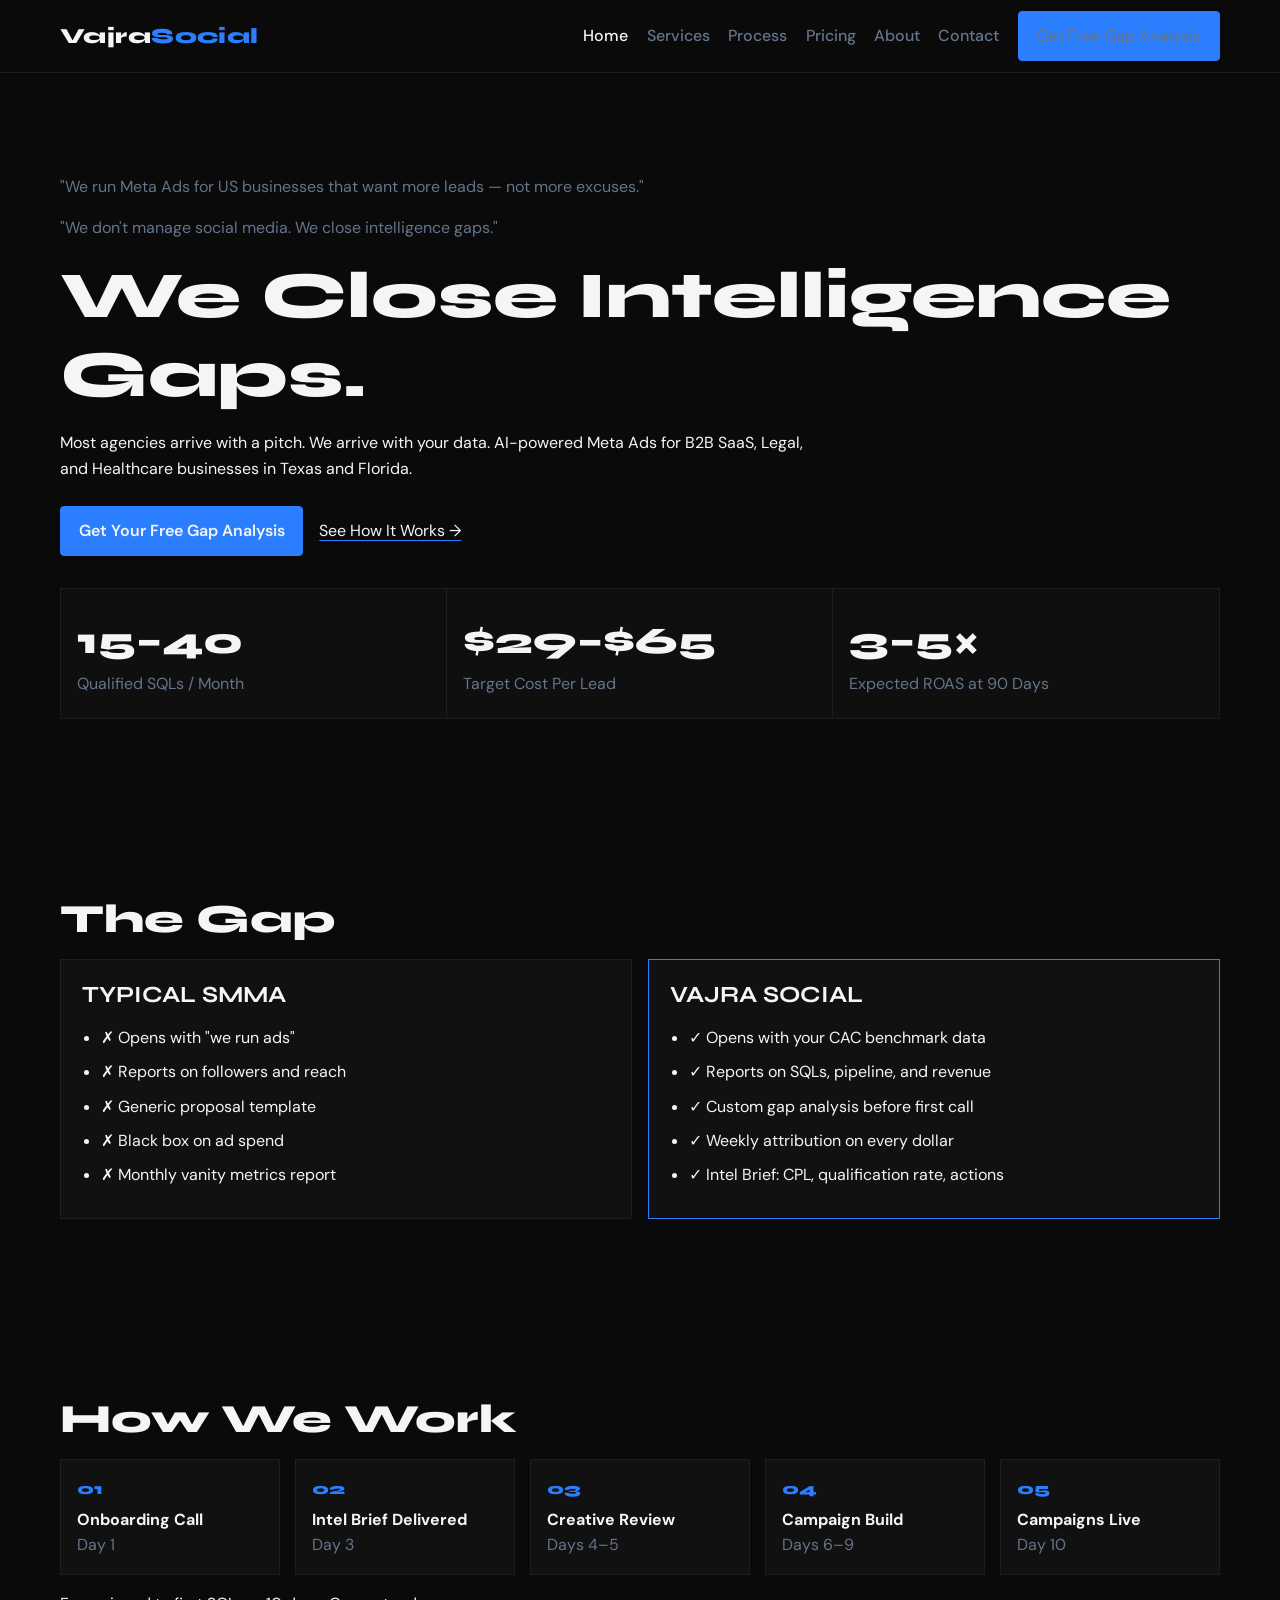
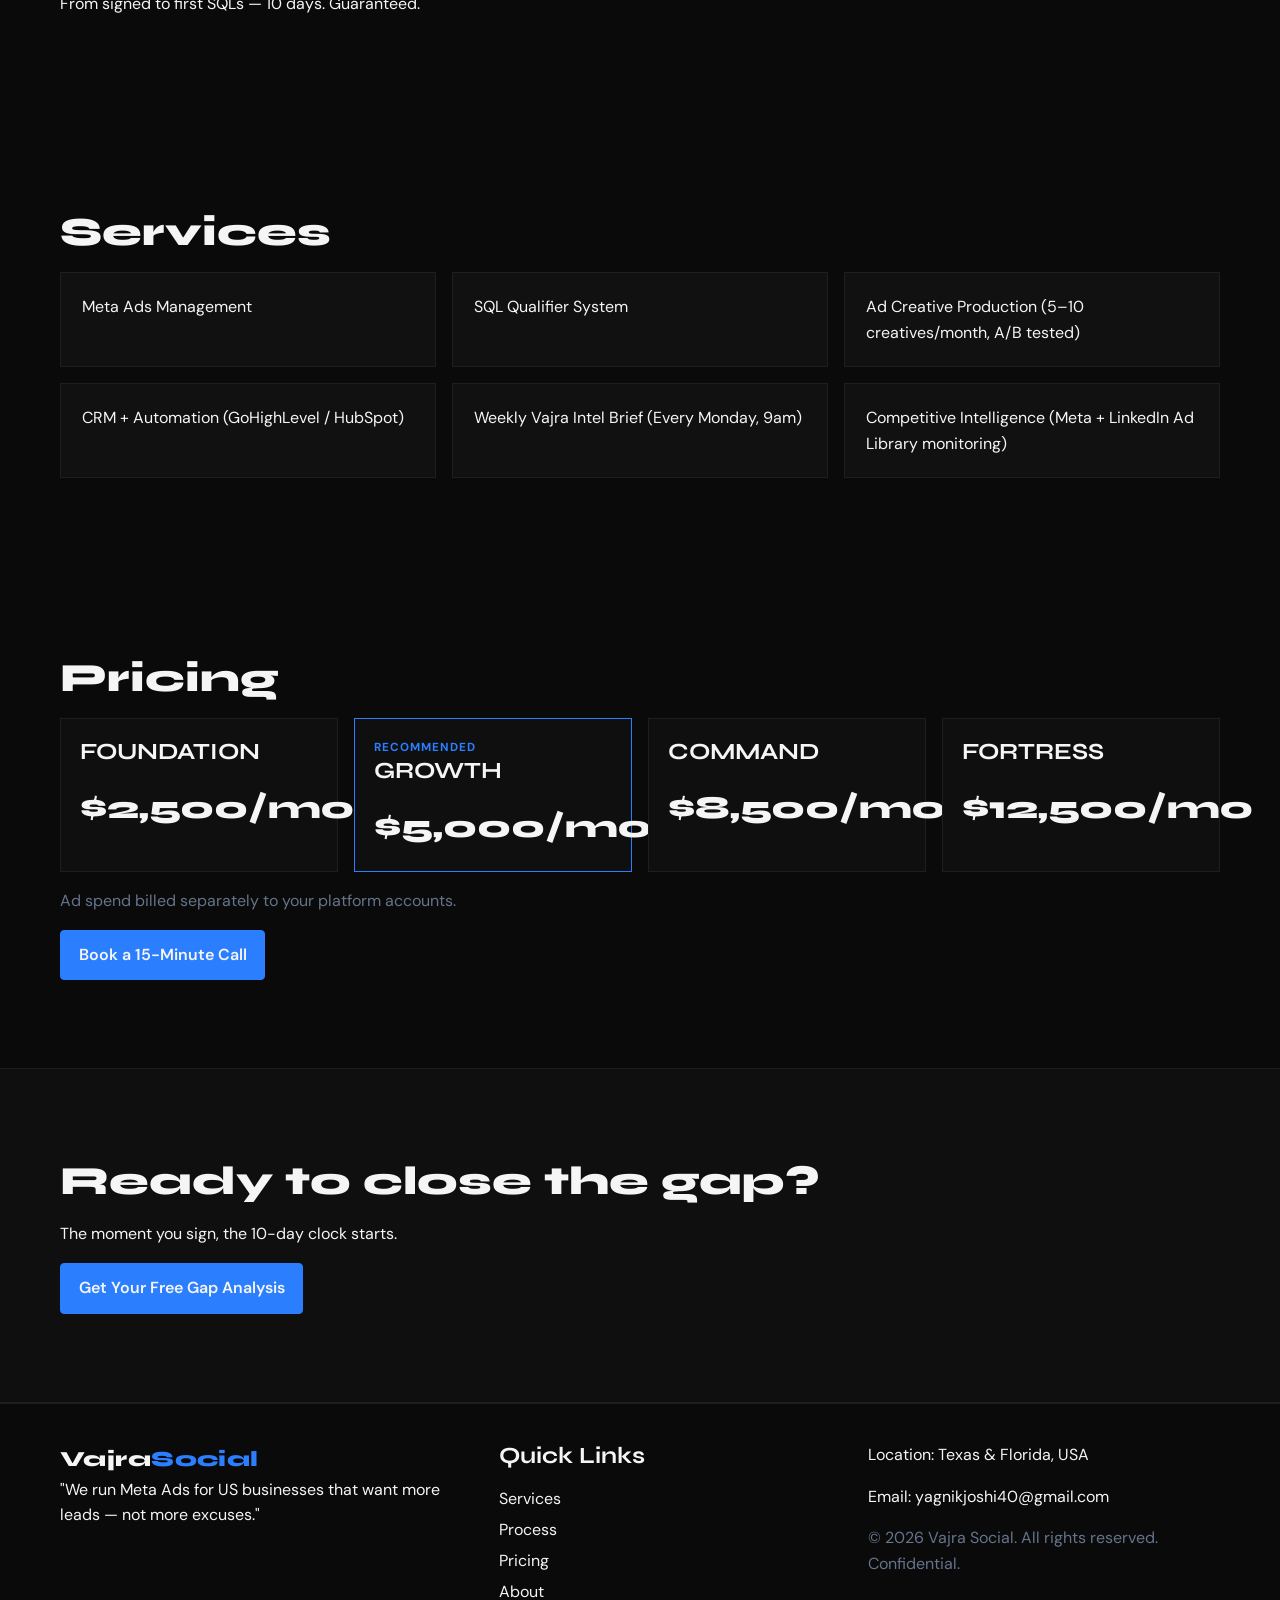
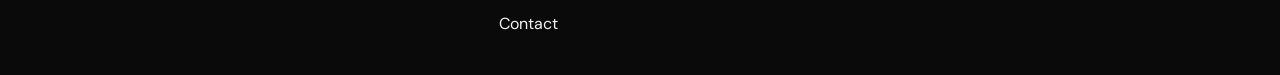
<file: index.html>
<!doctype html>
<html lang="en">
  <head>
    <meta charset="UTF-8" />
    <meta name="viewport" content="width=device-width, initial-scale=1.0" />
    <title>Vajra Social | Home</title>
    <link rel="preconnect" href="https://fonts.googleapis.com" />
    <link rel="preconnect" href="https://fonts.gstatic.com" crossorigin />
    <link
      href="https://fonts.googleapis.com/css2?family=DM+Sans:wght@300;400;500;600&family=Syne:wght@700;800&display=swap"
      rel="stylesheet"
    />
    <link rel="stylesheet" href="./styles.css" />
  </head>
  <body>
    <header class="site-header">
      <div class="container navbar">
        <a class="logo" href="./index.html"><span class="logo-vajra">Vajra</span><span class="logo-social">Social</span></a>
        <nav class="nav-links">
          <a class="active" href="./index.html">Home</a>
          <a href="./services.html">Services</a>
          <a href="./process.html">Process</a>
          <a href="./pricing.html">Pricing</a>
          <a href="./about.html">About</a>
          <a href="./contact.html">Contact</a>
          <a class="btn" href="./contact.html">Get Free Gap Analysis</a>
        </nav>
      </div>
    </header>

    <main>
      <section class="section hero glow">
        <div class="container fade-in">
          <p class="muted">"We run Meta Ads for US businesses that want more leads — not more excuses."</p>
          <p class="muted">"We don't manage social media. We close intelligence gaps."</p>
          <h1>We Close Intelligence Gaps.</h1>
          <p>
            Most agencies arrive with a pitch. We arrive with your data. AI-powered Meta Ads for B2B SaaS, Legal, and Healthcare businesses in Texas and Florida.
          </p>
          <div class="hero-actions">
            <a class="btn" href="./contact.html">Get Your Free Gap Analysis</a>
            <a class="text-link" href="./process.html">See How It Works →</a>
          </div>
        </div>
        <div class="container stats fade-in">
          <div class="stats-grid">
            <div class="stat">
              <div class="stat-value">15–40</div>
              <div class="muted">Qualified SQLs / Month</div>
            </div>
            <div class="stat">
              <div class="stat-value">$29–$65</div>
              <div class="muted">Target Cost Per Lead</div>
            </div>
            <div class="stat">
              <div class="stat-value">3–5×</div>
              <div class="muted">Expected ROAS at 90 Days</div>
            </div>
          </div>
        </div>
      </section>

      <section class="section">
        <div class="container fade-in">
          <h2>The Gap</h2>
          <div class="grid-2">
            <article class="card">
              <h3>TYPICAL SMMA</h3>
              <ul class="clean">
                <li>✗ Opens with "we run ads"</li>
                <li>✗ Reports on followers and reach</li>
                <li>✗ Generic proposal template</li>
                <li>✗ Black box on ad spend</li>
                <li>✗ Monthly vanity metrics report</li>
              </ul>
            </article>
            <article class="card accent-card">
              <h3>VAJRA SOCIAL</h3>
              <ul class="clean">
                <li>✓ Opens with your CAC benchmark data</li>
                <li>✓ Reports on SQLs, pipeline, and revenue</li>
                <li>✓ Custom gap analysis before first call</li>
                <li>✓ Weekly attribution on every dollar</li>
                <li>✓ Intel Brief: CPL, qualification rate, actions</li>
              </ul>
            </article>
          </div>
        </div>
      </section>

      <section class="section">
        <div class="container fade-in">
          <h2>How We Work</h2>
          <div class="timeline">
            <div class="step"><div class="step-no">01</div><strong>Onboarding Call</strong><div class="muted">Day 1</div></div>
            <div class="step"><div class="step-no">02</div><strong>Intel Brief Delivered</strong><div class="muted">Day 3</div></div>
            <div class="step"><div class="step-no">03</div><strong>Creative Review</strong><div class="muted">Days 4–5</div></div>
            <div class="step"><div class="step-no">04</div><strong>Campaign Build</strong><div class="muted">Days 6–9</div></div>
            <div class="step"><div class="step-no">05</div><strong>Campaigns Live</strong><div class="muted">Day 10</div></div>
          </div>
          <p style="margin-top: 1rem">From signed to first SQLs — 10 days. Guaranteed.</p>
        </div>
      </section>

      <section class="section">
        <div class="container fade-in">
          <h2>Services</h2>
          <div class="services-grid">
            <div class="card">Meta Ads Management</div>
            <div class="card">SQL Qualifier System</div>
            <div class="card">Ad Creative Production (5–10 creatives/month, A/B tested)</div>
            <div class="card">CRM + Automation (GoHighLevel / HubSpot)</div>
            <div class="card">Weekly Vajra Intel Brief (Every Monday, 9am)</div>
            <div class="card">Competitive Intelligence (Meta + LinkedIn Ad Library monitoring)</div>
          </div>
        </div>
      </section>

      <section class="section">
        <div class="container fade-in">
          <h2>Pricing</h2>
          <div class="pricing-grid">
            <article class="tier">
              <h3>FOUNDATION</h3>
              <div class="price">$2,500/mo</div>
            </article>
            <article class="tier recommended">
              <div class="badge">Recommended</div>
              <h3>GROWTH</h3>
              <div class="price">$5,000/mo</div>
            </article>
            <article class="tier">
              <h3>COMMAND</h3>
              <div class="price">$8,500/mo</div>
            </article>
            <article class="tier">
              <h3>FORTRESS</h3>
              <div class="price">$12,500/mo</div>
            </article>
          </div>
          <p class="muted" style="margin-top: 1rem">Ad spend billed separately to your platform accounts.</p>
          <a class="btn" href="./contact.html">Book a 15-Minute Call</a>
        </div>
      </section>

      <section class="section band">
        <div class="container fade-in">
          <h2>Ready to close the gap?</h2>
          <p>The moment you sign, the 10-day clock starts.</p>
          <a class="btn" href="./contact.html">Get Your Free Gap Analysis</a>
        </div>
      </section>
    </main>

    <footer class="site-footer">
      <div class="container footer-grid">
        <div>
          <a class="logo" href="./index.html"><span class="logo-vajra">Vajra</span><span class="logo-social">Social</span></a>
          <p>"We run Meta Ads for US businesses that want more leads — not more excuses."</p>
        </div>
        <div>
          <h3>Quick Links</h3>
          <div class="quick-links">
            <a href="./services.html">Services</a>
            <a href="./process.html">Process</a>
            <a href="./pricing.html">Pricing</a>
            <a href="./about.html">About</a>
            <a href="./contact.html">Contact</a>
          </div>
        </div>
        <div>
          <p>Location: Texas &amp; Florida, USA</p>
          <p>Email: yagnikjoshi40@gmail.com</p>
          <p class="muted">© 2026 Vajra Social. All rights reserved. Confidential.</p>
        </div>
      </div>
    </footer>

    <script src="./script.js"></script>
  </body>
</html>
</file>
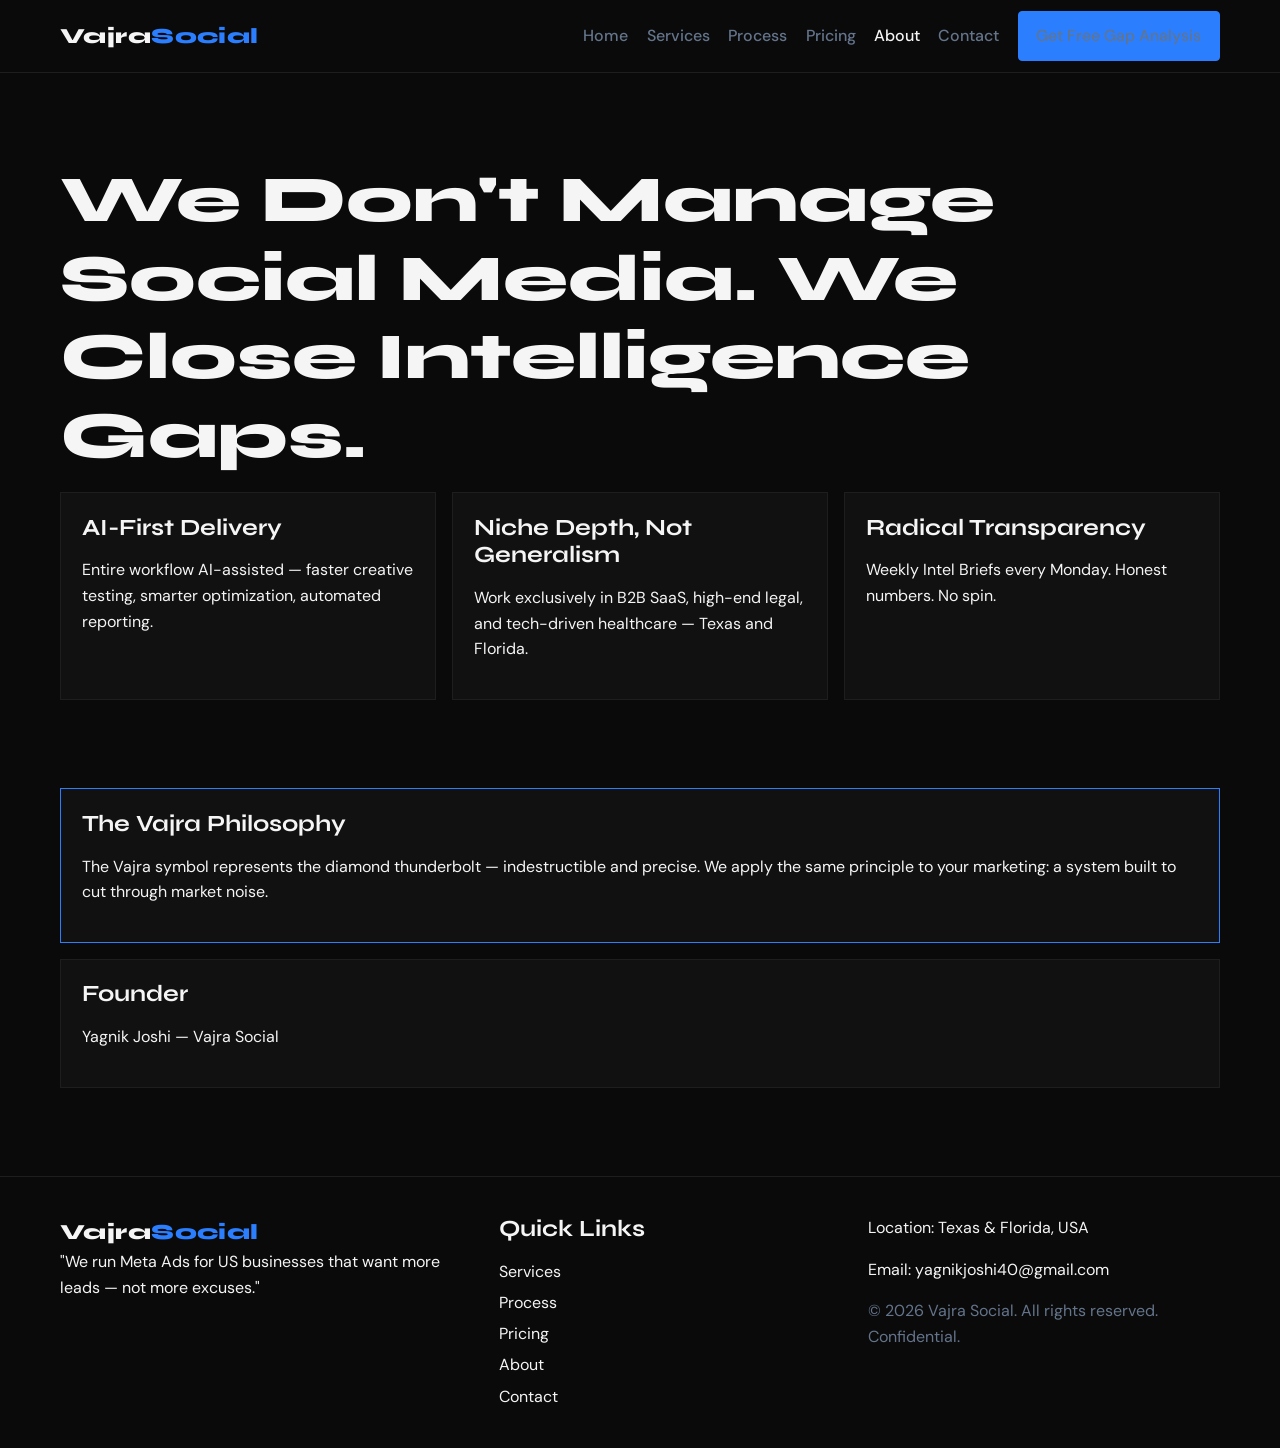
<file: about.html>
<!doctype html>
<html lang="en">
  <head>
    <meta charset="UTF-8" />
    <meta name="viewport" content="width=device-width, initial-scale=1.0" />
    <title>Vajra Social | About</title>
    <link rel="preconnect" href="https://fonts.googleapis.com" />
    <link rel="preconnect" href="https://fonts.gstatic.com" crossorigin />
    <link
      href="https://fonts.googleapis.com/css2?family=DM+Sans:wght@300;400;500;600&family=Syne:wght@700;800&display=swap"
      rel="stylesheet"
    />
    <link rel="stylesheet" href="./styles.css" />
  </head>
  <body>
    <header class="site-header">
      <div class="container navbar">
        <a class="logo" href="./index.html"><span class="logo-vajra">Vajra</span><span class="logo-social">Social</span></a>
        <nav class="nav-links">
          <a href="./index.html">Home</a>
          <a href="./services.html">Services</a>
          <a href="./process.html">Process</a>
          <a href="./pricing.html">Pricing</a>
          <a class="active" href="./about.html">About</a>
          <a href="./contact.html">Contact</a>
          <a class="btn" href="./contact.html">Get Free Gap Analysis</a>
        </nav>
      </div>
    </header>

    <main class="section glow">
      <div class="container fade-in">
        <h1>We Don't Manage Social Media. We Close Intelligence Gaps.</h1>
        <section class="grid-3">
          <article class="card">
            <h3>AI-First Delivery</h3>
            <p>Entire workflow AI-assisted — faster creative testing, smarter optimization, automated reporting.</p>
          </article>
          <article class="card">
            <h3>Niche Depth, Not Generalism</h3>
            <p>Work exclusively in B2B SaaS, high-end legal, and tech-driven healthcare — Texas and Florida.</p>
          </article>
          <article class="card">
            <h3>Radical Transparency</h3>
            <p>Weekly Intel Briefs every Monday. Honest numbers. No spin.</p>
          </article>
        </section>

        <section class="section" style="padding-bottom: 0">
          <article class="card accent-card">
            <h3>The Vajra Philosophy</h3>
            <p>
              The Vajra symbol represents the diamond thunderbolt — indestructible and precise. We apply the same principle to your marketing: a system built to cut through market noise.
            </p>
          </article>
          <article class="card" style="margin-top: 1rem">
            <h3>Founder</h3>
            <p>Yagnik Joshi — Vajra Social</p>
          </article>
        </section>
      </div>
    </main>

    <footer class="site-footer">
      <div class="container footer-grid">
        <div>
          <a class="logo" href="./index.html"><span class="logo-vajra">Vajra</span><span class="logo-social">Social</span></a>
          <p>"We run Meta Ads for US businesses that want more leads — not more excuses."</p>
        </div>
        <div>
          <h3>Quick Links</h3>
          <div class="quick-links">
            <a href="./services.html">Services</a>
            <a href="./process.html">Process</a>
            <a href="./pricing.html">Pricing</a>
            <a href="./about.html">About</a>
            <a href="./contact.html">Contact</a>
          </div>
        </div>
        <div>
          <p>Location: Texas &amp; Florida, USA</p>
          <p>Email: yagnikjoshi40@gmail.com</p>
          <p class="muted">© 2026 Vajra Social. All rights reserved. Confidential.</p>
        </div>
      </div>
    </footer>
    <script src="./script.js"></script>
  </body>
</html>
</file>
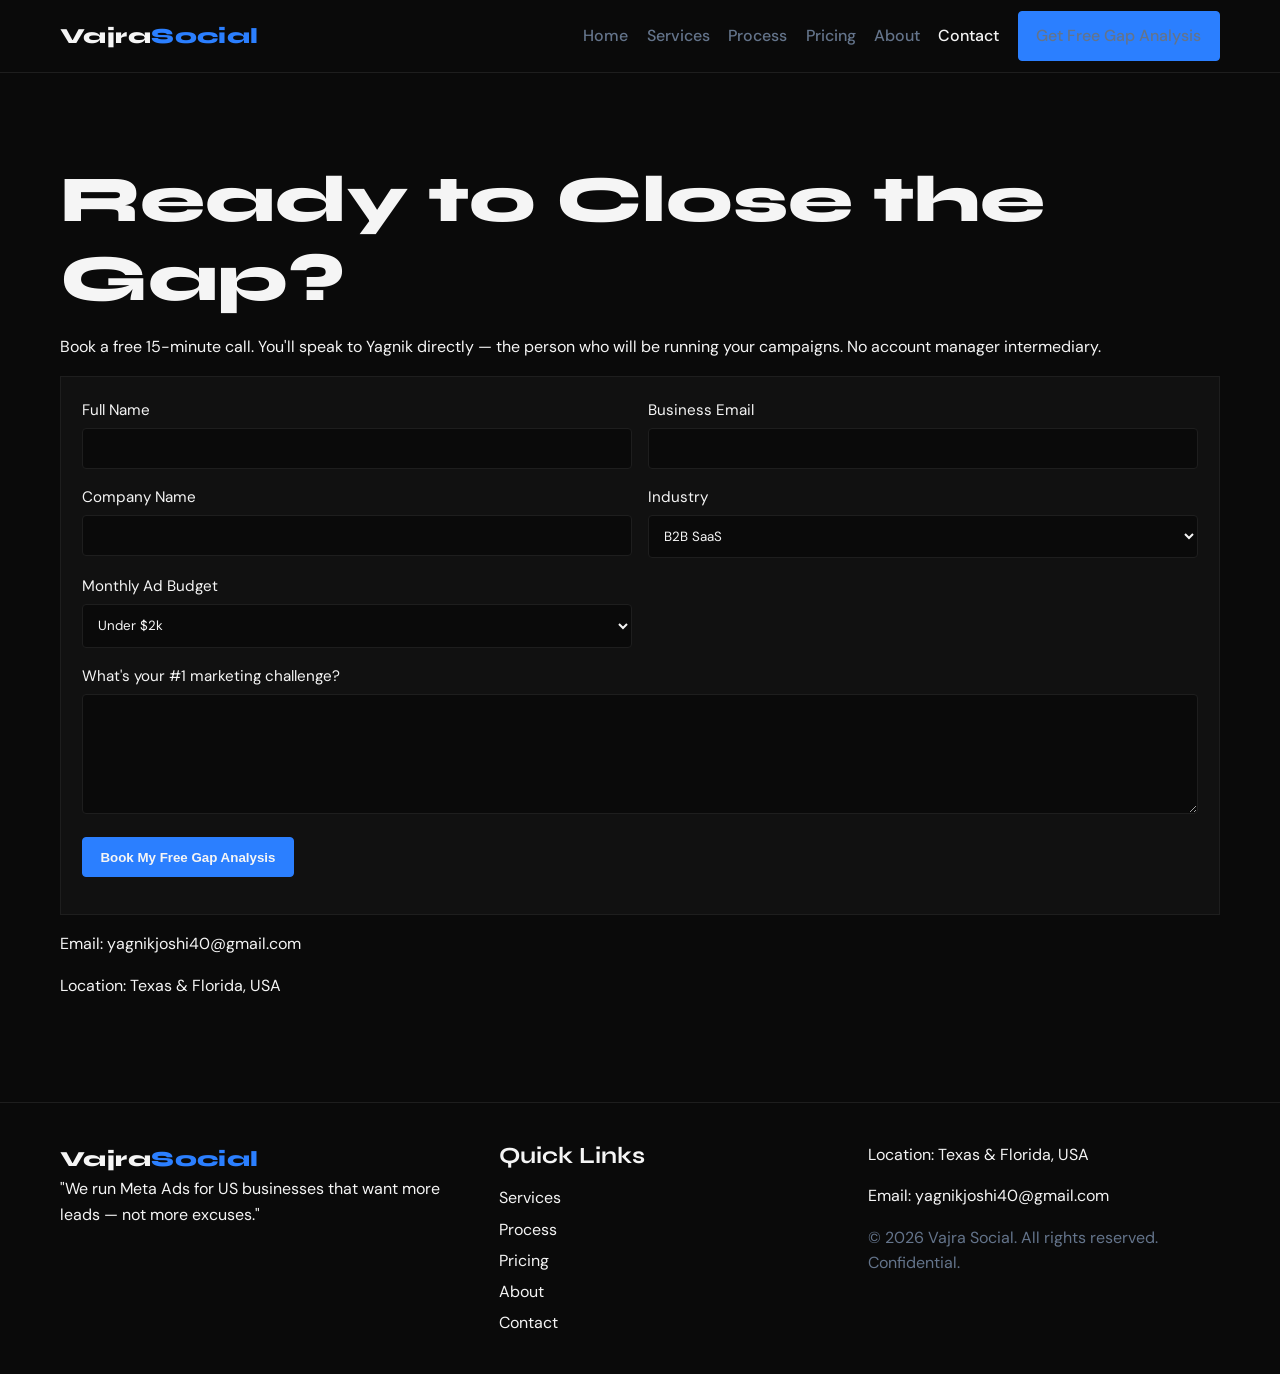
<file: contact.html>
<!doctype html>
<html lang="en">
  <head>
    <meta charset="UTF-8" />
    <meta name="viewport" content="width=device-width, initial-scale=1.0" />
    <title>Vajra Social | Contact</title>
    <link rel="preconnect" href="https://fonts.googleapis.com" />
    <link rel="preconnect" href="https://fonts.gstatic.com" crossorigin />
    <link
      href="https://fonts.googleapis.com/css2?family=DM+Sans:wght@300;400;500;600&family=Syne:wght@700;800&display=swap"
      rel="stylesheet"
    />
    <link rel="stylesheet" href="./styles.css" />
  </head>
  <body>
    <header class="site-header">
      <div class="container navbar">
        <a class="logo" href="./index.html"><span class="logo-vajra">Vajra</span><span class="logo-social">Social</span></a>
        <nav class="nav-links">
          <a href="./index.html">Home</a>
          <a href="./services.html">Services</a>
          <a href="./process.html">Process</a>
          <a href="./pricing.html">Pricing</a>
          <a href="./about.html">About</a>
          <a class="active" href="./contact.html">Contact</a>
          <a class="btn" href="./contact.html">Get Free Gap Analysis</a>
        </nav>
      </div>
    </header>

    <main class="section glow">
      <div class="container fade-in">
        <h1>Ready to Close the Gap?</h1>
        <p>Book a free 15-minute call. You'll speak to Yagnik directly — the person who will be running your campaigns. No account manager intermediary.</p>
        <form class="card" action="#" method="post">
          <div class="form-grid">
            <div>
              <label for="full-name">Full Name</label>
              <input id="full-name" name="full-name" required />
            </div>
            <div>
              <label for="email">Business Email</label>
              <input id="email" name="email" type="email" required />
            </div>
            <div>
              <label for="company">Company Name</label>
              <input id="company" name="company" required />
            </div>
            <div>
              <label for="industry">Industry</label>
              <select id="industry" name="industry">
                <option>B2B SaaS</option>
                <option>Legal</option>
                <option>Healthcare</option>
                <option>Other</option>
              </select>
            </div>
            <div>
              <label for="budget">Monthly Ad Budget</label>
              <select id="budget" name="budget">
                <option>Under $2k</option>
                <option>$2k–$5k</option>
                <option>$5k–$10k</option>
                <option>$10k+</option>
              </select>
            </div>
            <div class="full">
              <label for="challenge">What's your #1 marketing challenge?</label>
              <textarea id="challenge" name="challenge"></textarea>
            </div>
          </div>
          <p style="margin-top: 1rem"><button class="btn" type="submit">Book My Free Gap Analysis</button></p>
        </form>
        <p style="margin-top: 1rem">Email: yagnikjoshi40@gmail.com</p>
        <p>Location: Texas &amp; Florida, USA</p>
      </div>
    </main>

    <footer class="site-footer">
      <div class="container footer-grid">
        <div>
          <a class="logo" href="./index.html"><span class="logo-vajra">Vajra</span><span class="logo-social">Social</span></a>
          <p>"We run Meta Ads for US businesses that want more leads — not more excuses."</p>
        </div>
        <div>
          <h3>Quick Links</h3>
          <div class="quick-links">
            <a href="./services.html">Services</a>
            <a href="./process.html">Process</a>
            <a href="./pricing.html">Pricing</a>
            <a href="./about.html">About</a>
            <a href="./contact.html">Contact</a>
          </div>
        </div>
        <div>
          <p>Location: Texas &amp; Florida, USA</p>
          <p>Email: yagnikjoshi40@gmail.com</p>
          <p class="muted">© 2026 Vajra Social. All rights reserved. Confidential.</p>
        </div>
      </div>
    </footer>
    <script src="./script.js"></script>
  </body>
</html>
</file>
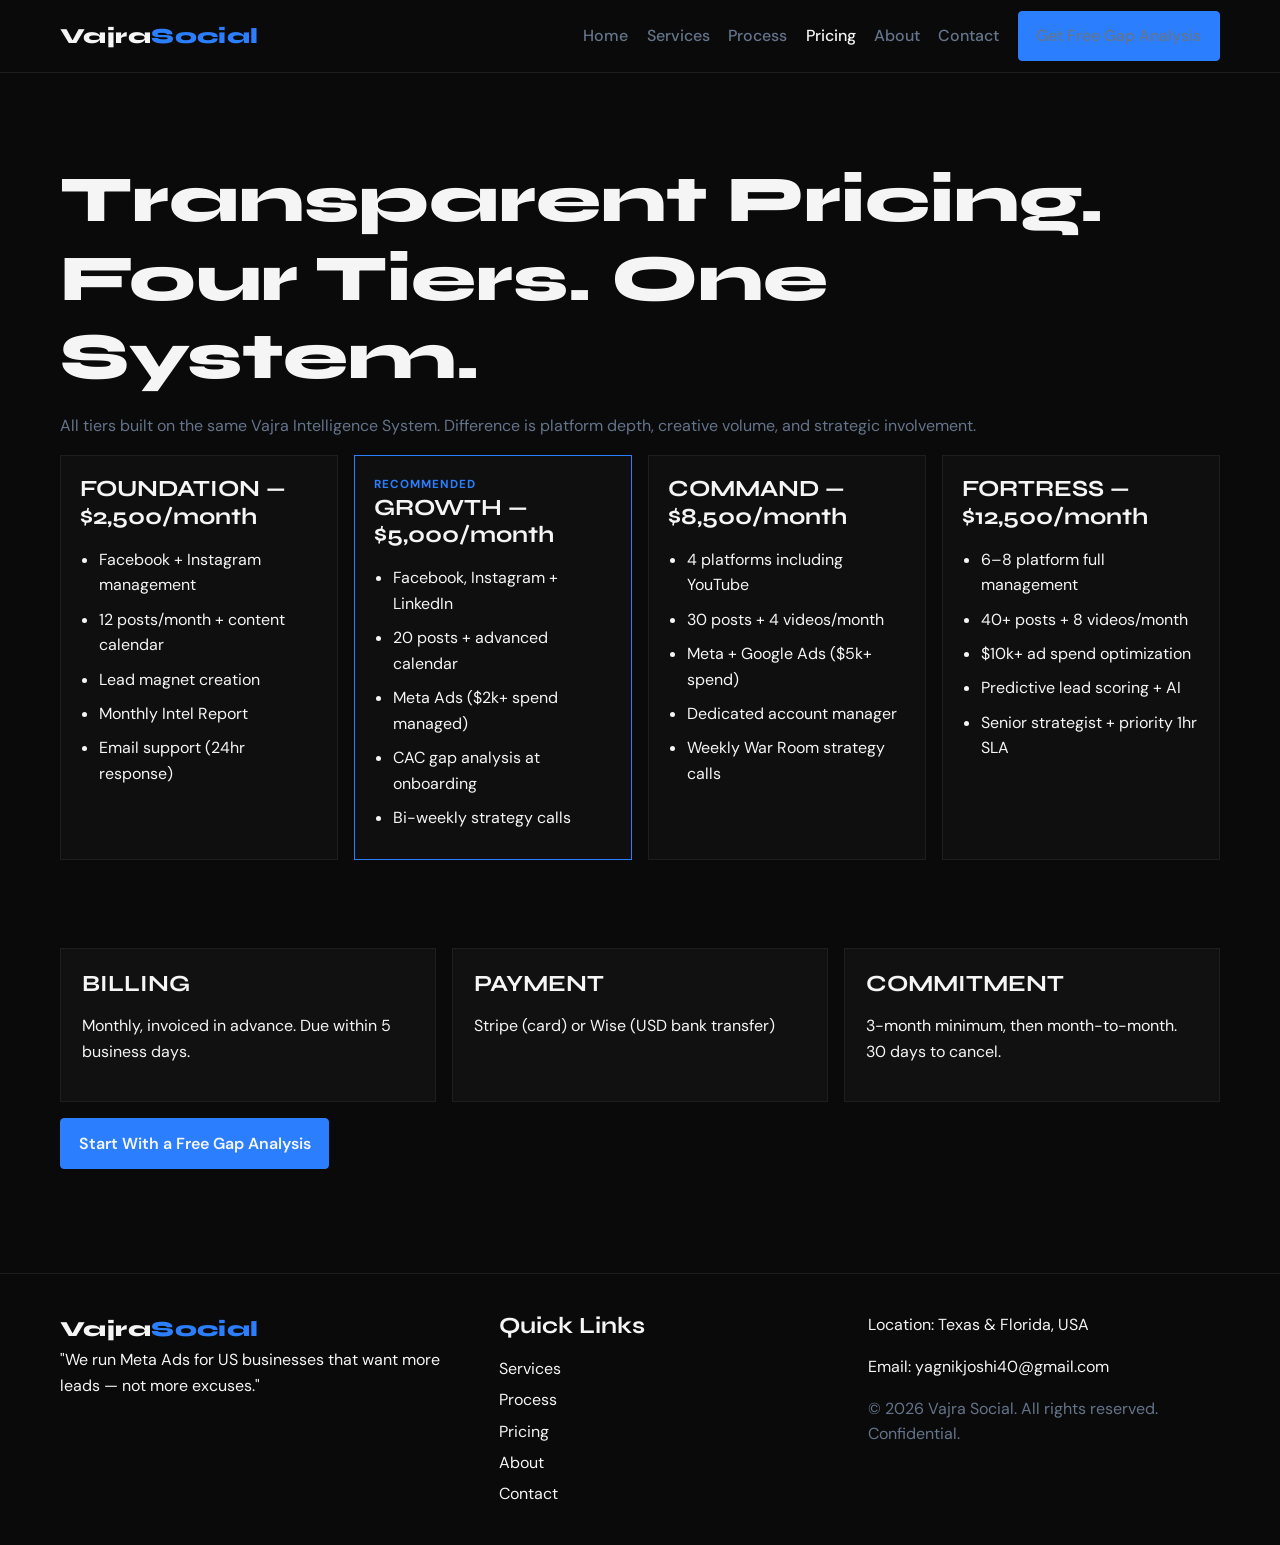
<file: pricing.html>
<!doctype html>
<html lang="en">
  <head>
    <meta charset="UTF-8" />
    <meta name="viewport" content="width=device-width, initial-scale=1.0" />
    <title>Vajra Social | Pricing</title>
    <link rel="preconnect" href="https://fonts.googleapis.com" />
    <link rel="preconnect" href="https://fonts.gstatic.com" crossorigin />
    <link
      href="https://fonts.googleapis.com/css2?family=DM+Sans:wght@300;400;500;600&family=Syne:wght@700;800&display=swap"
      rel="stylesheet"
    />
    <link rel="stylesheet" href="./styles.css" />
  </head>
  <body>
    <header class="site-header">
      <div class="container navbar">
        <a class="logo" href="./index.html"><span class="logo-vajra">Vajra</span><span class="logo-social">Social</span></a>
        <nav class="nav-links">
          <a href="./index.html">Home</a>
          <a href="./services.html">Services</a>
          <a href="./process.html">Process</a>
          <a class="active" href="./pricing.html">Pricing</a>
          <a href="./about.html">About</a>
          <a href="./contact.html">Contact</a>
          <a class="btn" href="./contact.html">Get Free Gap Analysis</a>
        </nav>
      </div>
    </header>

    <main class="section glow">
      <div class="container fade-in">
        <h1>Transparent Pricing. Four Tiers. One System.</h1>
        <p class="muted">
          All tiers built on the same Vajra Intelligence System. Difference is platform depth, creative volume, and strategic involvement.
        </p>

        <div class="pricing-grid">
          <article class="tier">
            <h3>FOUNDATION — $2,500/month</h3>
            <ul class="clean">
              <li>Facebook + Instagram management</li>
              <li>12 posts/month + content calendar</li>
              <li>Lead magnet creation</li>
              <li>Monthly Intel Report</li>
              <li>Email support (24hr response)</li>
            </ul>
          </article>
          <article class="tier recommended">
            <div class="badge">Recommended</div>
            <h3>GROWTH — $5,000/month</h3>
            <ul class="clean">
              <li>Facebook, Instagram + LinkedIn</li>
              <li>20 posts + advanced calendar</li>
              <li>Meta Ads ($2k+ spend managed)</li>
              <li>CAC gap analysis at onboarding</li>
              <li>Bi-weekly strategy calls</li>
            </ul>
          </article>
          <article class="tier">
            <h3>COMMAND — $8,500/month</h3>
            <ul class="clean">
              <li>4 platforms including YouTube</li>
              <li>30 posts + 4 videos/month</li>
              <li>Meta + Google Ads ($5k+ spend)</li>
              <li>Dedicated account manager</li>
              <li>Weekly War Room strategy calls</li>
            </ul>
          </article>
          <article class="tier">
            <h3>FORTRESS — $12,500/month</h3>
            <ul class="clean">
              <li>6–8 platform full management</li>
              <li>40+ posts + 8 videos/month</li>
              <li>$10k+ ad spend optimization</li>
              <li>Predictive lead scoring + AI</li>
              <li>Senior strategist + priority 1hr SLA</li>
            </ul>
          </article>
        </div>

        <section class="section" style="padding-bottom: 0">
          <div class="grid-3">
            <article class="card">
              <h3>BILLING</h3>
              <p>Monthly, invoiced in advance. Due within 5 business days.</p>
            </article>
            <article class="card">
              <h3>PAYMENT</h3>
              <p>Stripe (card) or Wise (USD bank transfer)</p>
            </article>
            <article class="card">
              <h3>COMMITMENT</h3>
              <p>3-month minimum, then month-to-month. 30 days to cancel.</p>
            </article>
          </div>
          <p style="margin-top: 1rem">
            <a class="btn" href="./contact.html">Start With a Free Gap Analysis</a>
          </p>
        </section>
      </div>
    </main>

    <footer class="site-footer">
      <div class="container footer-grid">
        <div>
          <a class="logo" href="./index.html"><span class="logo-vajra">Vajra</span><span class="logo-social">Social</span></a>
          <p>"We run Meta Ads for US businesses that want more leads — not more excuses."</p>
        </div>
        <div>
          <h3>Quick Links</h3>
          <div class="quick-links">
            <a href="./services.html">Services</a>
            <a href="./process.html">Process</a>
            <a href="./pricing.html">Pricing</a>
            <a href="./about.html">About</a>
            <a href="./contact.html">Contact</a>
          </div>
        </div>
        <div>
          <p>Location: Texas &amp; Florida, USA</p>
          <p>Email: yagnikjoshi40@gmail.com</p>
          <p class="muted">© 2026 Vajra Social. All rights reserved. Confidential.</p>
        </div>
      </div>
    </footer>
    <script src="./script.js"></script>
  </body>
</html>
</file>
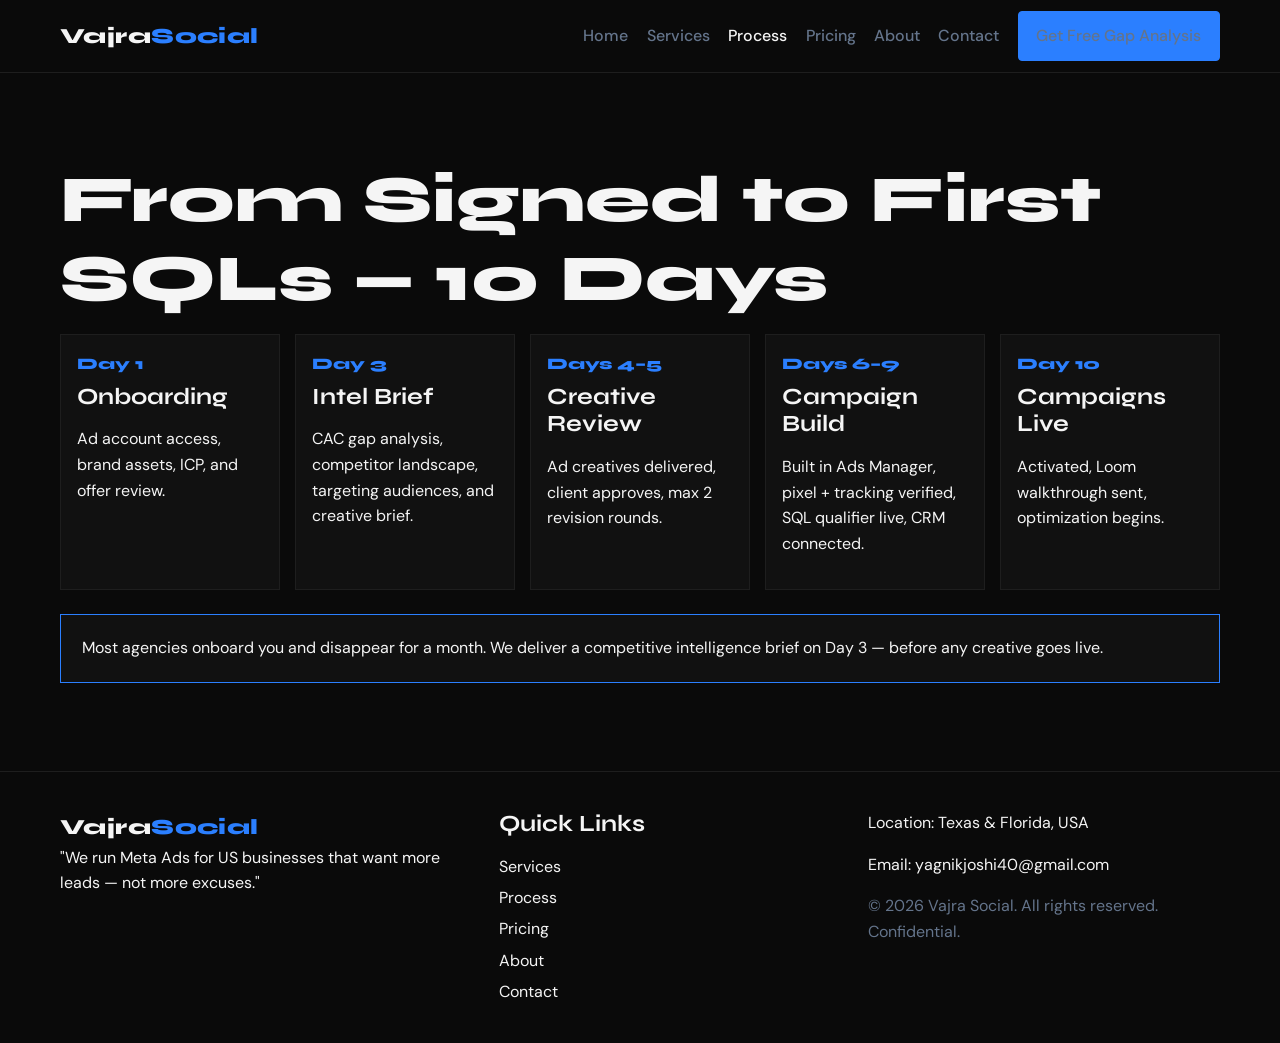
<file: process.html>
<!doctype html>
<html lang="en">
  <head>
    <meta charset="UTF-8" />
    <meta name="viewport" content="width=device-width, initial-scale=1.0" />
    <title>Vajra Social | Process</title>
    <link rel="preconnect" href="https://fonts.googleapis.com" />
    <link rel="preconnect" href="https://fonts.gstatic.com" crossorigin />
    <link
      href="https://fonts.googleapis.com/css2?family=DM+Sans:wght@300;400;500;600&family=Syne:wght@700;800&display=swap"
      rel="stylesheet"
    />
    <link rel="stylesheet" href="./styles.css" />
  </head>
  <body>
    <header class="site-header">
      <div class="container navbar">
        <a class="logo" href="./index.html"><span class="logo-vajra">Vajra</span><span class="logo-social">Social</span></a>
        <nav class="nav-links">
          <a href="./index.html">Home</a>
          <a href="./services.html">Services</a>
          <a class="active" href="./process.html">Process</a>
          <a href="./pricing.html">Pricing</a>
          <a href="./about.html">About</a>
          <a href="./contact.html">Contact</a>
          <a class="btn" href="./contact.html">Get Free Gap Analysis</a>
        </nav>
      </div>
    </header>

    <main class="section glow">
      <div class="container fade-in">
        <h1>From Signed to First SQLs — 10 Days</h1>
        <div class="timeline">
          <article class="step">
            <div class="step-no">Day 1</div>
            <h3>Onboarding</h3>
            <p>Ad account access, brand assets, ICP, and offer review.</p>
          </article>
          <article class="step">
            <div class="step-no">Day 3</div>
            <h3>Intel Brief</h3>
            <p>CAC gap analysis, competitor landscape, targeting audiences, and creative brief.</p>
          </article>
          <article class="step">
            <div class="step-no">Days 4–5</div>
            <h3>Creative Review</h3>
            <p>Ad creatives delivered, client approves, max 2 revision rounds.</p>
          </article>
          <article class="step">
            <div class="step-no">Days 6–9</div>
            <h3>Campaign Build</h3>
            <p>Built in Ads Manager, pixel + tracking verified, SQL qualifier live, CRM connected.</p>
          </article>
          <article class="step">
            <div class="step-no">Day 10</div>
            <h3>Campaigns Live</h3>
            <p>Activated, Loom walkthrough sent, optimization begins.</p>
          </article>
        </div>

        <div class="card accent-card" style="margin-top: 1.5rem">
          Most agencies onboard you and disappear for a month. We deliver a competitive intelligence brief on Day 3 — before any creative goes live.
        </div>
      </div>
    </main>

    <footer class="site-footer">
      <div class="container footer-grid">
        <div>
          <a class="logo" href="./index.html"><span class="logo-vajra">Vajra</span><span class="logo-social">Social</span></a>
          <p>"We run Meta Ads for US businesses that want more leads — not more excuses."</p>
        </div>
        <div>
          <h3>Quick Links</h3>
          <div class="quick-links">
            <a href="./services.html">Services</a>
            <a href="./process.html">Process</a>
            <a href="./pricing.html">Pricing</a>
            <a href="./about.html">About</a>
            <a href="./contact.html">Contact</a>
          </div>
        </div>
        <div>
          <p>Location: Texas &amp; Florida, USA</p>
          <p>Email: yagnikjoshi40@gmail.com</p>
          <p class="muted">© 2026 Vajra Social. All rights reserved. Confidential.</p>
        </div>
      </div>
    </footer>
    <script src="./script.js"></script>
  </body>
</html>
</file>
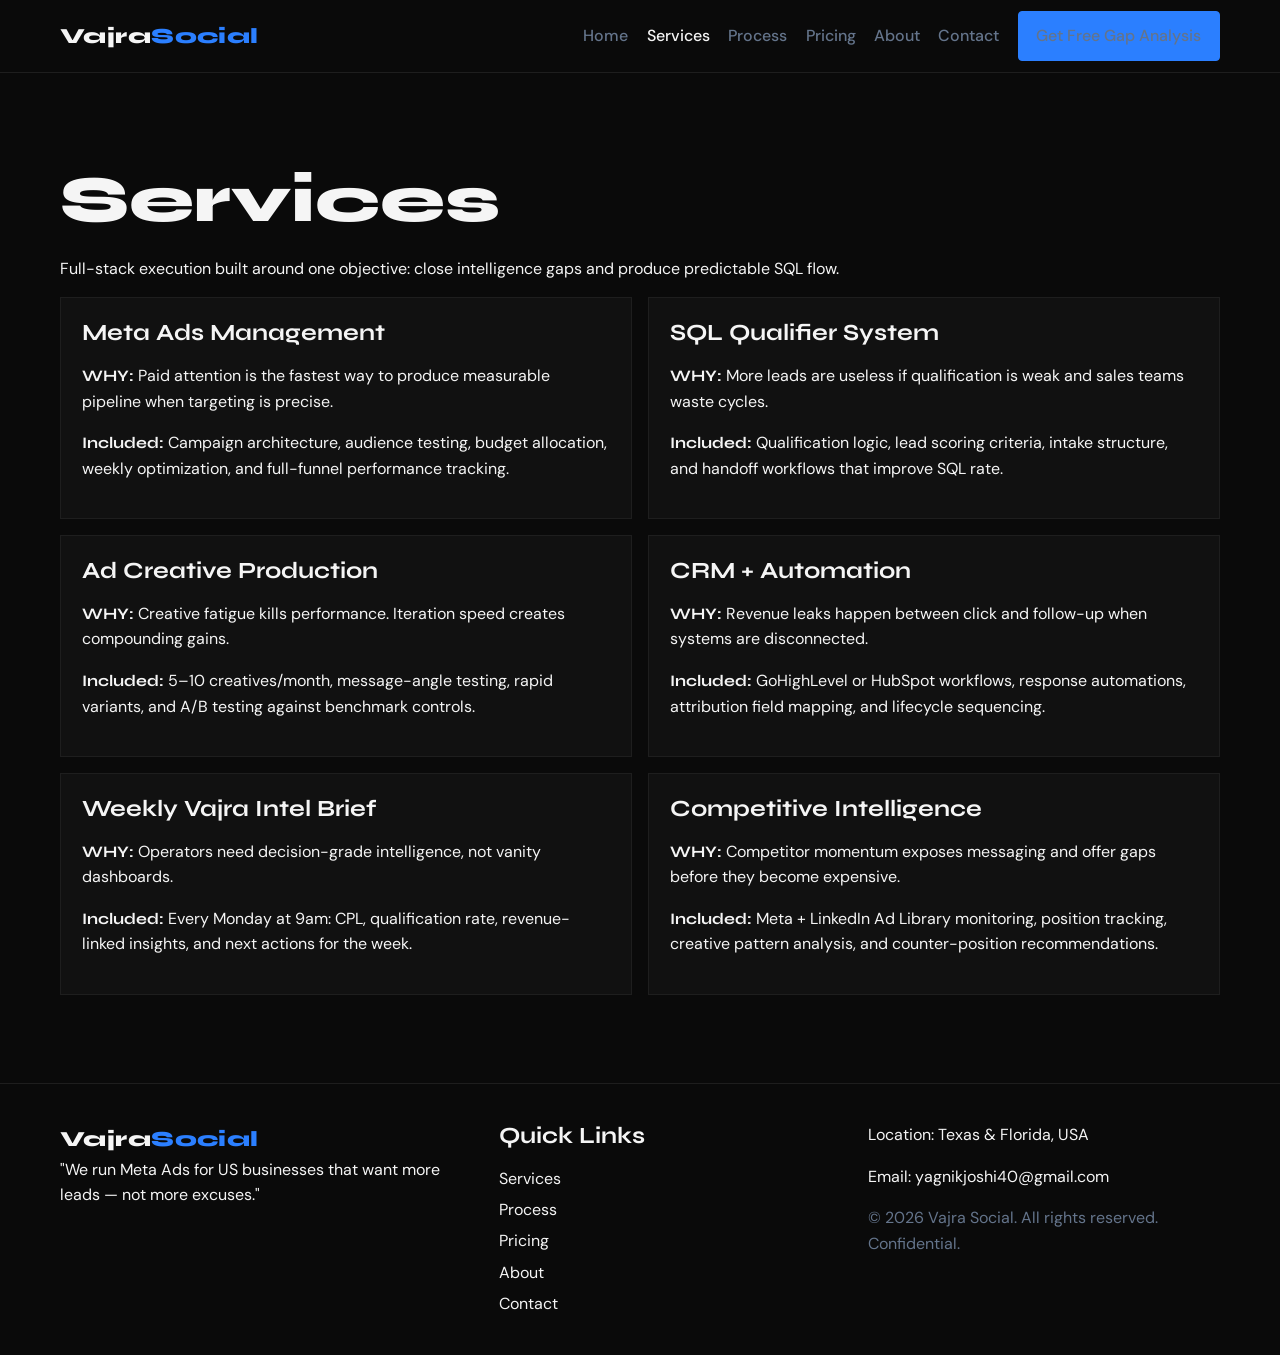
<file: services.html>
<!doctype html>
<html lang="en">
  <head>
    <meta charset="UTF-8" />
    <meta name="viewport" content="width=device-width, initial-scale=1.0" />
    <title>Vajra Social | Services</title>
    <link rel="preconnect" href="https://fonts.googleapis.com" />
    <link rel="preconnect" href="https://fonts.gstatic.com" crossorigin />
    <link
      href="https://fonts.googleapis.com/css2?family=DM+Sans:wght@300;400;500;600&family=Syne:wght@700;800&display=swap"
      rel="stylesheet"
    />
    <link rel="stylesheet" href="./styles.css" />
  </head>
  <body>
    <header class="site-header">
      <div class="container navbar">
        <a class="logo" href="./index.html"><span class="logo-vajra">Vajra</span><span class="logo-social">Social</span></a>
        <nav class="nav-links">
          <a href="./index.html">Home</a>
          <a class="active" href="./services.html">Services</a>
          <a href="./process.html">Process</a>
          <a href="./pricing.html">Pricing</a>
          <a href="./about.html">About</a>
          <a href="./contact.html">Contact</a>
          <a class="btn" href="./contact.html">Get Free Gap Analysis</a>
        </nav>
      </div>
    </header>

    <main class="section glow">
      <div class="container fade-in">
        <h1>Services</h1>
        <p>Full-stack execution built around one objective: close intelligence gaps and produce predictable SQL flow.</p>
        <div class="grid-2">
          <article class="card">
            <h3>Meta Ads Management</h3>
            <p><strong>WHY:</strong> Paid attention is the fastest way to produce measurable pipeline when targeting is precise.</p>
            <p><strong>Included:</strong> Campaign architecture, audience testing, budget allocation, weekly optimization, and full-funnel performance tracking.</p>
          </article>
          <article class="card">
            <h3>SQL Qualifier System</h3>
            <p><strong>WHY:</strong> More leads are useless if qualification is weak and sales teams waste cycles.</p>
            <p><strong>Included:</strong> Qualification logic, lead scoring criteria, intake structure, and handoff workflows that improve SQL rate.</p>
          </article>
          <article class="card">
            <h3>Ad Creative Production</h3>
            <p><strong>WHY:</strong> Creative fatigue kills performance. Iteration speed creates compounding gains.</p>
            <p><strong>Included:</strong> 5–10 creatives/month, message-angle testing, rapid variants, and A/B testing against benchmark controls.</p>
          </article>
          <article class="card">
            <h3>CRM + Automation</h3>
            <p><strong>WHY:</strong> Revenue leaks happen between click and follow-up when systems are disconnected.</p>
            <p><strong>Included:</strong> GoHighLevel or HubSpot workflows, response automations, attribution field mapping, and lifecycle sequencing.</p>
          </article>
          <article class="card">
            <h3>Weekly Vajra Intel Brief</h3>
            <p><strong>WHY:</strong> Operators need decision-grade intelligence, not vanity dashboards.</p>
            <p><strong>Included:</strong> Every Monday at 9am: CPL, qualification rate, revenue-linked insights, and next actions for the week.</p>
          </article>
          <article class="card">
            <h3>Competitive Intelligence</h3>
            <p><strong>WHY:</strong> Competitor momentum exposes messaging and offer gaps before they become expensive.</p>
            <p><strong>Included:</strong> Meta + LinkedIn Ad Library monitoring, position tracking, creative pattern analysis, and counter-position recommendations.</p>
          </article>
        </div>
      </div>
    </main>

    <footer class="site-footer">
      <div class="container footer-grid">
        <div>
          <a class="logo" href="./index.html"><span class="logo-vajra">Vajra</span><span class="logo-social">Social</span></a>
          <p>"We run Meta Ads for US businesses that want more leads — not more excuses."</p>
        </div>
        <div>
          <h3>Quick Links</h3>
          <div class="quick-links">
            <a href="./services.html">Services</a>
            <a href="./process.html">Process</a>
            <a href="./pricing.html">Pricing</a>
            <a href="./about.html">About</a>
            <a href="./contact.html">Contact</a>
          </div>
        </div>
        <div>
          <p>Location: Texas &amp; Florida, USA</p>
          <p>Email: yagnikjoshi40@gmail.com</p>
          <p class="muted">© 2026 Vajra Social. All rights reserved. Confidential.</p>
        </div>
      </div>
    </footer>
    <script src="./script.js"></script>
  </body>
</html>
</file>
<file: styles.css>
:root {
  --bg: #0a0a0a;
  --card: #111111;
  --card-alt: #0f0f0f;
  --border: #1e1e1e;
  --text: #f5f5f5;
  --muted: #64748b;
  --accent: #2b7fff;
}

* {
  box-sizing: border-box;
}

html,
body {
  margin: 0;
  padding: 0;
  background: var(--bg);
  color: var(--text);
  font-family: "DM Sans", sans-serif;
  line-height: 1.6;
}

body {
  min-height: 100vh;
}

a {
  color: var(--text);
  text-decoration: none;
}

.container {
  width: min(1160px, 92vw);
  margin: 0 auto;
}

.site-header {
  position: sticky;
  top: 0;
  z-index: 20;
  background: var(--bg);
  border-bottom: 1px solid var(--border);
}

.navbar {
  display: flex;
  justify-content: space-between;
  align-items: center;
  min-height: 72px;
  gap: 1rem;
}

.logo {
  font-family: "Syne", sans-serif;
  font-weight: 800;
  font-size: 1.35rem;
  letter-spacing: 0.02em;
}

.logo-vajra {
  color: var(--text);
}

.logo-social {
  color: var(--accent);
}

.nav-links {
  display: flex;
  align-items: center;
  gap: 1.15rem;
  flex-wrap: wrap;
}

.nav-links a {
  color: var(--muted);
  font-weight: 500;
}

.nav-links a.active,
.nav-links a:hover {
  color: var(--text);
}

.btn {
  display: inline-block;
  border: 1px solid var(--accent);
  background: var(--accent);
  color: var(--text);
  border-radius: 4px;
  font-weight: 600;
  padding: 0.72rem 1.1rem;
  transition: opacity 0.2s ease;
}

.btn:hover {
  opacity: 0.88;
}

.text-link {
  color: var(--text);
  text-decoration: underline;
  text-decoration-color: var(--accent);
  text-underline-offset: 4px;
}

.section {
  padding: 5.5rem 0;
}

h1,
h2,
h3,
h4 {
  font-family: "Syne", sans-serif;
  line-height: 1.2;
  margin: 0 0 1rem 0;
}

h1 {
  font-size: clamp(2rem, 6vw, 4.1rem);
  font-weight: 800;
}

h2 {
  font-size: clamp(1.5rem, 4.2vw, 2.5rem);
  font-weight: 800;
}

h3 {
  font-size: clamp(1.15rem, 2.6vw, 1.45rem);
  font-weight: 700;
}

p {
  margin: 0 0 1rem 0;
  color: var(--text);
}

.muted {
  color: var(--muted);
}

.hero {
  padding-top: 6.3rem;
}

.hero p {
  max-width: 760px;
}

.hero-actions {
  display: flex;
  gap: 1rem;
  align-items: center;
  flex-wrap: wrap;
  margin-top: 1.5rem;
}

.glow {
  position: relative;
}

.glow::before {
  content: "";
  position: absolute;
  width: 260px;
  height: 260px;
  border-radius: 50%;
  background: var(--accent);
  opacity: 0.12;
  filter: blur(90px);
  pointer-events: none;
  z-index: -1;
  top: -80px;
  right: 8%;
}

.stats {
  background: var(--card-alt);
  border: 1px solid var(--border);
  margin-top: 2rem;
}

.stats-grid {
  display: grid;
  grid-template-columns: repeat(3, minmax(0, 1fr));
}

.stat {
  padding: 1.35rem 1rem;
  border-right: 1px solid var(--border);
}

.stat:last-child {
  border-right: 0;
}

.stat-value {
  font-family: "Syne", sans-serif;
  font-weight: 800;
  font-size: clamp(1.3rem, 3.3vw, 2.35rem);
}

.grid-2,
.grid-3 {
  display: grid;
  gap: 1rem;
}

.grid-2 {
  grid-template-columns: repeat(2, minmax(0, 1fr));
}

.grid-3 {
  grid-template-columns: repeat(3, minmax(0, 1fr));
}

.card {
  background: var(--card);
  border: 1px solid var(--border);
  padding: 1.3rem;
}

.card strong {
  font-family: "Syne", sans-serif;
}

.accent-card {
  border-color: var(--accent);
}

ul.clean {
  margin: 0;
  padding-left: 1.2rem;
}

ul.clean li {
  margin-bottom: 0.55rem;
}

.timeline {
  display: grid;
  grid-template-columns: repeat(5, minmax(0, 1fr));
  gap: 0.9rem;
}

.step {
  background: var(--card);
  border: 1px solid var(--border);
  padding: 1rem;
}

.step-no {
  color: var(--accent);
  font-family: "Syne", sans-serif;
  font-weight: 800;
  margin-bottom: 0.35rem;
}

.services-grid {
  display: grid;
  grid-template-columns: repeat(3, minmax(0, 1fr));
  gap: 1rem;
}

.pricing-grid {
  display: grid;
  grid-template-columns: repeat(4, minmax(0, 1fr));
  gap: 1rem;
}

.tier {
  background: var(--card-alt);
  border: 1px solid var(--border);
  padding: 1.2rem;
  transition: border-color 0.2s ease;
}

.tier:hover {
  border-color: var(--accent);
}

.tier.recommended {
  border-color: var(--accent);
}

.badge {
  font-size: 0.73rem;
  letter-spacing: 0.08em;
  text-transform: uppercase;
  color: var(--accent);
  font-weight: 700;
}

.price {
  font-family: "Syne", sans-serif;
  font-size: 2rem;
  font-weight: 800;
}

.band {
  background: var(--card-alt);
  border-top: 1px solid var(--border);
  border-bottom: 1px solid var(--border);
}

.form-grid {
  display: grid;
  grid-template-columns: repeat(2, minmax(0, 1fr));
  gap: 1rem;
}

label {
  display: block;
  margin-bottom: 0.35rem;
  font-size: 0.95rem;
}

input,
select,
textarea {
  width: 100%;
  background: var(--bg);
  border: 1px solid var(--border);
  color: var(--text);
  padding: 0.7rem;
  border-radius: 4px;
  font-family: "DM Sans", sans-serif;
}

textarea {
  min-height: 120px;
  resize: vertical;
}

.full {
  grid-column: 1 / -1;
}

.site-footer {
  border-top: 1px solid var(--border);
  padding: 2.4rem 0;
}

.footer-grid {
  display: grid;
  grid-template-columns: 1.2fr 1fr 1fr;
  gap: 1rem;
}

.quick-links {
  display: grid;
  gap: 0.35rem;
}

.fade-in {
  opacity: 0;
  transform: translateY(14px);
  transition: opacity 0.45s ease, transform 0.45s ease;
}

.fade-in.visible {
  opacity: 1;
  transform: translateY(0);
}

@media (max-width: 1024px) {
  .timeline {
    grid-template-columns: 1fr 1fr;
  }

  .pricing-grid,
  .services-grid,
  .grid-3 {
    grid-template-columns: 1fr 1fr;
  }
}

@media (max-width: 760px) {
  .navbar {
    align-items: flex-start;
    flex-direction: column;
    padding: 0.9rem 0;
  }

  .nav-links {
    width: 100%;
    justify-content: space-between;
  }

  .stats-grid,
  .grid-2,
  .grid-3,
  .services-grid,
  .pricing-grid,
  .timeline,
  .form-grid,
  .footer-grid {
    grid-template-columns: 1fr;
  }

  .stat {
    border-right: 0;
    border-bottom: 1px solid var(--border);
  }

  .stat:last-child {
    border-bottom: 0;
  }
}
</file>
